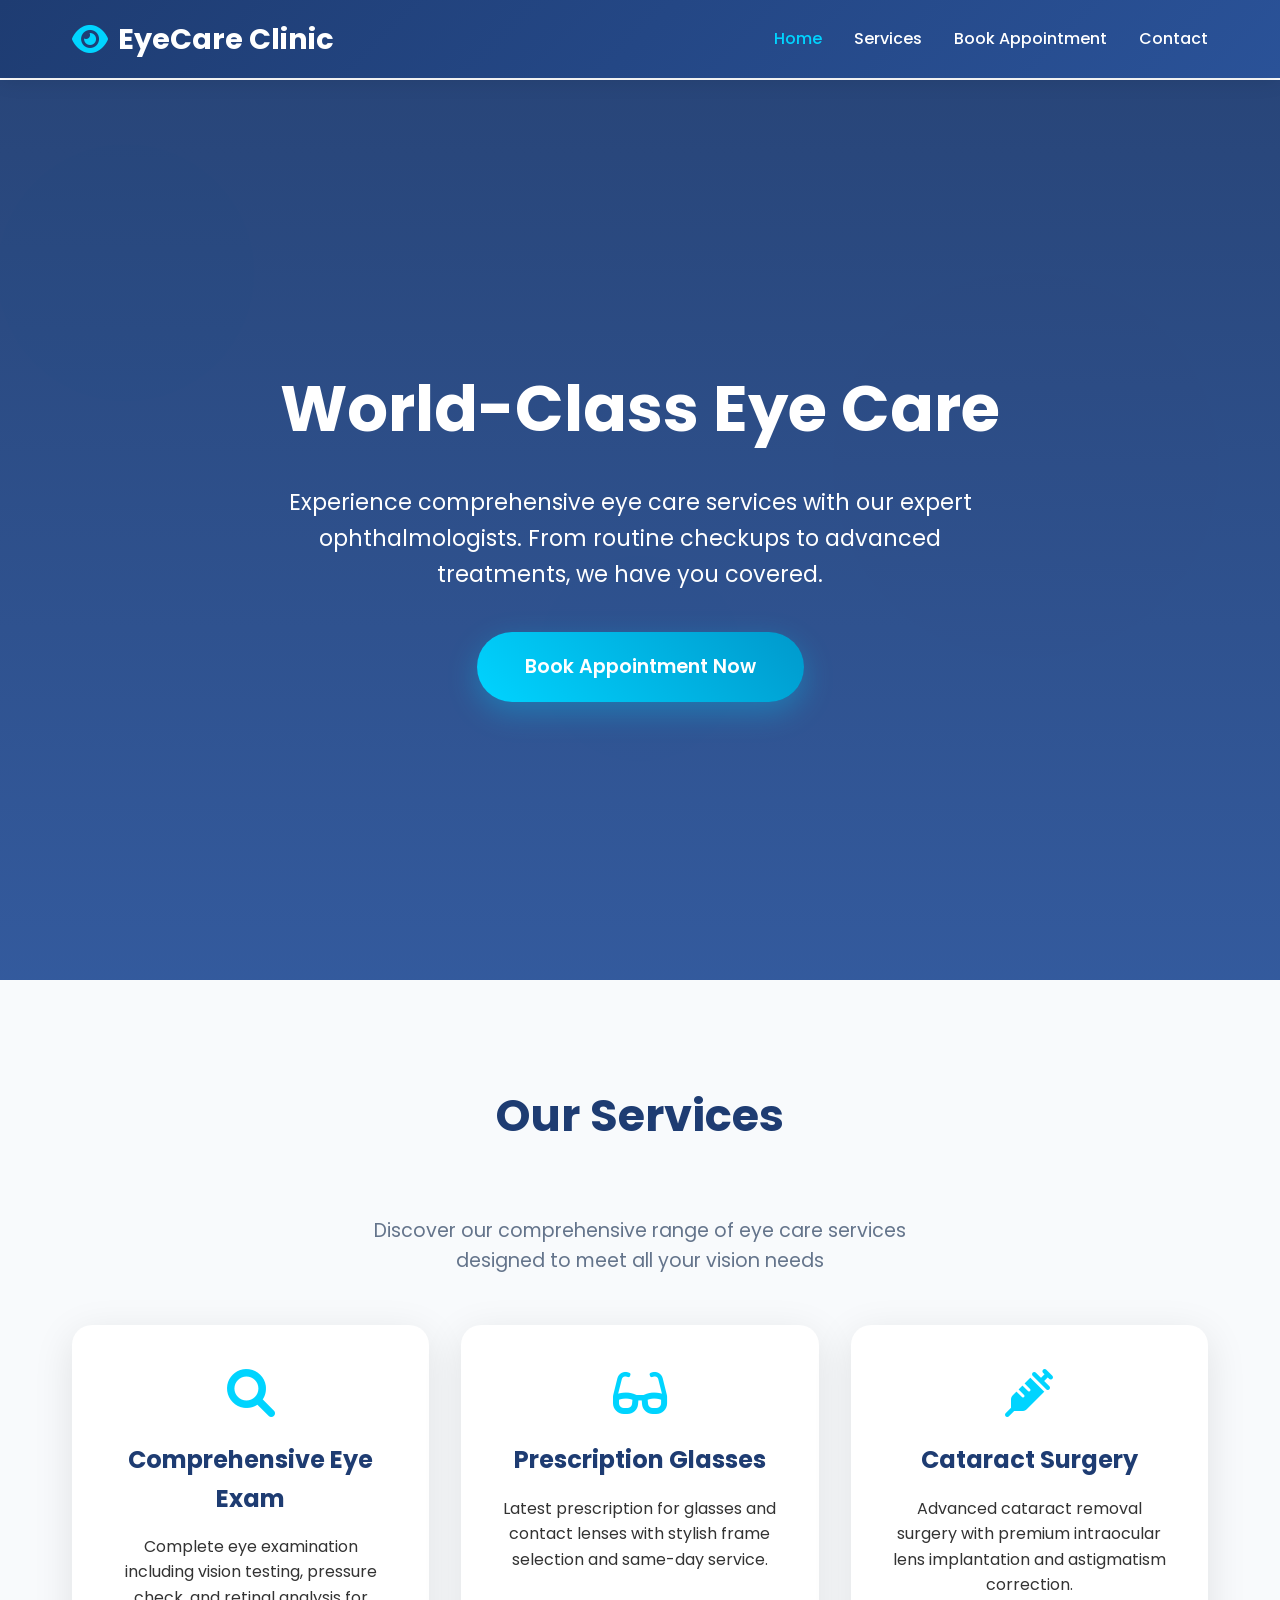
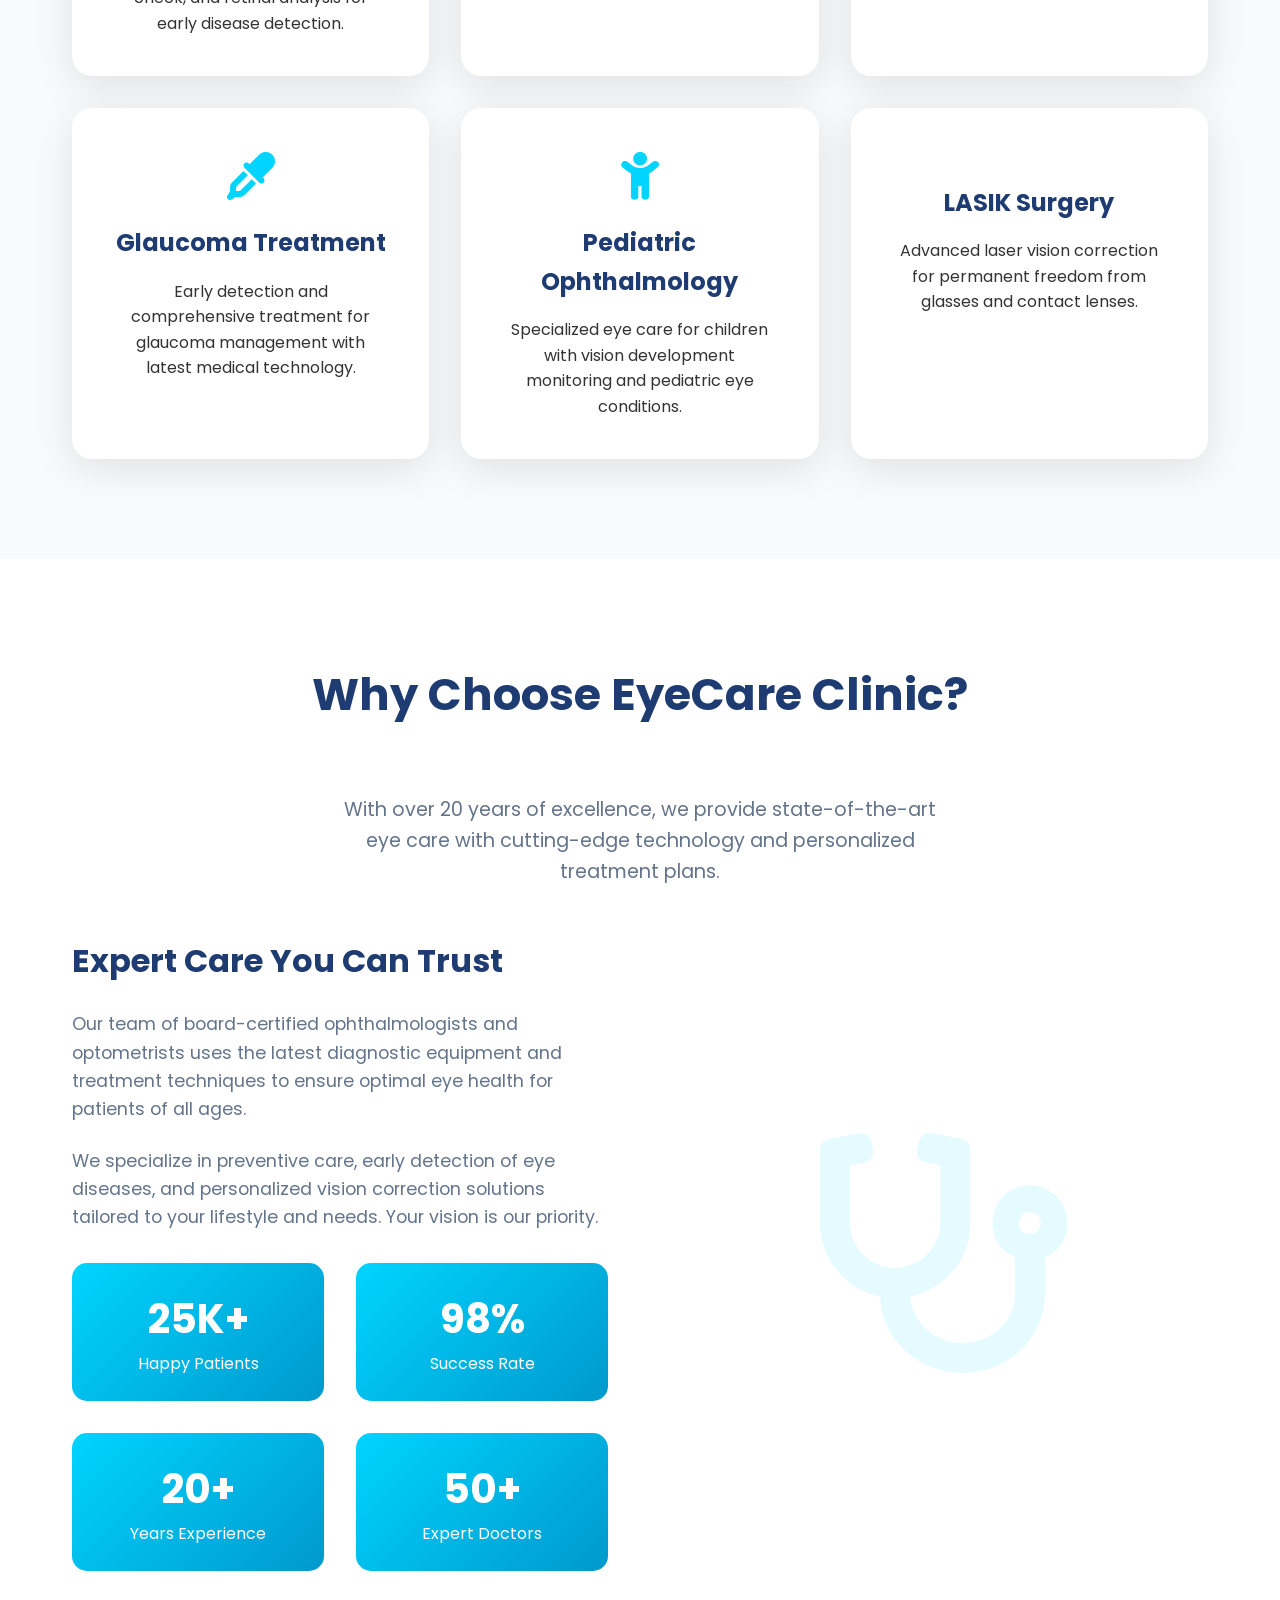
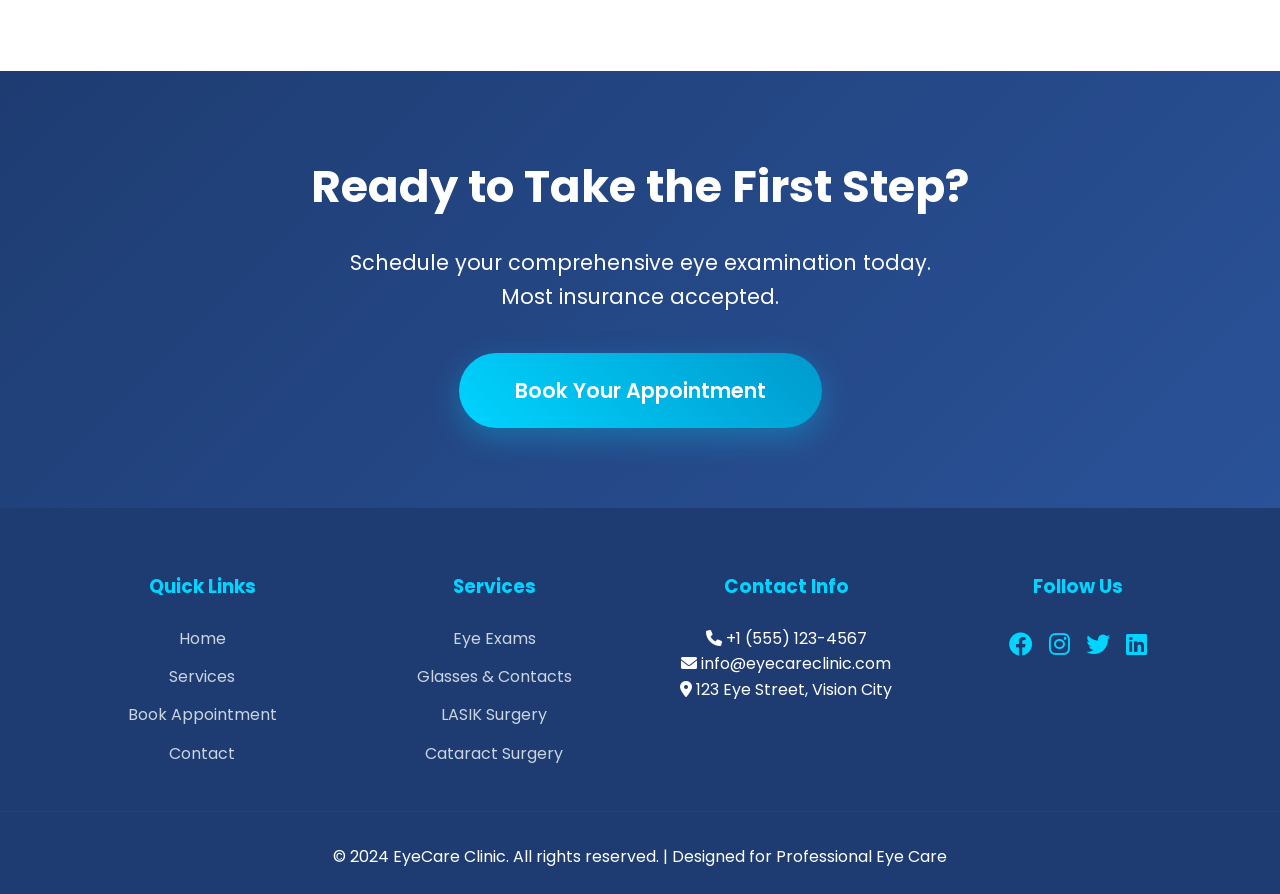
<file: index.html>
<!DOCTYPE html>
<html lang="en">
<head>
    <meta charset="UTF-8">
    <meta name="viewport" content="width=device-width, initial-scale=1.0">
    <title>EyeCare Clinic - Professional Eye Care Services</title>
    <link href="https://cdnjs.cloudflare.com/ajax/libs/font-awesome/6.0.0/css/all.min.css" rel="stylesheet">
    <link href="https://fonts.googleapis.com/css2?family=Poppins:wght@300;400;500;600;700&display=swap" rel="stylesheet">
    <link rel="stylesheet" href="style.css">
</head>
<body>
    <!-- Header -->
    <header>
        <nav>
            <a href="index.html" class="logo">
                <i class="fas fa-eye"></i>
                EyeCare Clinic
            </a>
            <ul class="nav-links">
                <li><a href="index.html">Home</a></li>
                <li><a href="services.html">Services</a></li>
                <li><a href="book-appointment.html">Book Appointment</a></li>
                <li><a href="contact.html">Contact</a></li>
            </ul>
            <div class="mobile-menu">
                <i class="fas fa-bars"></i>
            </div>
        </nav>
    </header>

    <!-- Hero Section -->
    <section class="hero">
        <div class="hero-content">
            <h1>World-Class Eye Care</h1>
            <p>Experience comprehensive eye care services with our expert ophthalmologists. From routine checkups to advanced treatments, we have you covered.</p>
            <a href="book-appointment.html" class="cta-button">Book Appointment Now</a>
        </div>
    </section>

    <!-- Services Section -->
    <section class="section" style="background: #f8fafc;">
        <div class="container">
            <h2 class="section-title">Our Services</h2>
            <p class="section-subtitle">Discover our comprehensive range of eye care services designed to meet all your vision needs</p>
            <div class="services-grid">
                <div class="service-card">
                    <i class="fas fa-search"></i>
                    <h3>Comprehensive Eye Exam</h3>
                    <p>Complete eye examination including vision testing, pressure check, and retinal analysis for early disease detection.</p>
                </div>
                <div class="service-card">
                    <i class="fas fa-glasses"></i>
                    <h3>Prescription Glasses</h3>
                    <p>Latest prescription for glasses and contact lenses with stylish frame selection and same-day service.</p>
                </div>
                <div class="service-card">
                    <i class="fas fa-syringe"></i>
                    <h3>Cataract Surgery</h3>
                    <p>Advanced cataract removal surgery with premium intraocular lens implantation and astigmatism correction.</p>
                </div>
                <div class="service-card">
                    <i class="fas fa-eye-dropper"></i>
                    <h3>Glaucoma Treatment</h3>
                    <p>Early detection and comprehensive treatment for glaucoma management with latest medical technology.</p>
                </div>
                <div class="service-card">
                    <i class="fas fa-child"></i>
                    <h3>Pediatric Ophthalmology</h3>
                    <p>Specialized eye care for children with vision development monitoring and pediatric eye conditions.</p>
                </div>
                <div class="service-card">
                    <i class="fas fa-eye-medical"></i>
                    <h3>LASIK Surgery</h3>
                    <p>Advanced laser vision correction for permanent freedom from glasses and contact lenses.</p>
                </div>
            </div>
        </div>
    </section>

    <!-- About Section -->
    <section class="section">
        <div class="container">
            <h2 class="section-title">Why Choose EyeCare Clinic?</h2>
            <p class="section-subtitle">With over 20 years of excellence, we provide state-of-the-art eye care with cutting-edge technology and personalized treatment plans.</p>
            
            <div class="about-content">
                <div class="about-text">
                    <h3>Expert Care You Can Trust</h3>
                    <p>Our team of board-certified ophthalmologists and optometrists uses the latest diagnostic equipment and treatment techniques to ensure optimal eye health for patients of all ages.</p>
                    <p>We specialize in preventive care, early detection of eye diseases, and personalized vision correction solutions tailored to your lifestyle and needs. Your vision is our priority.</p>
                    
                    <div class="stats">
                        <div class="stat">
                            <div class="stat-number">25K+</div>
                            <div>Happy Patients</div>
                        </div>
                        <div class="stat">
                            <div class="stat-number">98%</div>
                            <div>Success Rate</div>
                        </div>
                        <div class="stat">
                            <div class="stat-number">20+</div>
                            <div>Years Experience</div>
                        </div>
                        <div class="stat">
                            <div class="stat-number">50+</div>
                            <div>Expert Doctors</div>
                        </div>
                    </div>
                </div>
                <div style="text-align: center;">
                    <i class="fas fa-stethoscope" style="font-size: 15rem; color: #00d4ff; opacity: 0.1;"></i>
                </div>
            </div>
        </div>
    </section>

    <!-- CTA Section -->
    <section style="background: linear-gradient(135deg, #1e3c72 0%, #2a5298 100%); color: white; text-align: center; padding: 80px 0;">
        <div class="container">
            <h2 style="font-size: 2.8rem; margin-bottom: 1.5rem;">Ready to Take the First Step?</h2>
            <p style="font-size: 1.3rem; max-width: 600px; margin: 0 auto 2.5rem;">Schedule your comprehensive eye examination today. Most insurance accepted.</p>
            <a href="book-appointment.html" class="cta-button" style="font-size: 1.3rem; padding: 1.3rem 3.5rem;">Book Your Appointment</a>
        </div>
    </section>

    <!-- Footer -->
    <footer>
        <div class="footer-content container">
            <div class="footer-section">
                <h3>Quick Links</h3>
                <a href="index.html">Home</a>
                <a href="services.html">Services</a>
                <a href="book-appointment.html">Book Appointment</a>
                <a href="contact.html">Contact</a>
            </div>
            <div class="footer-section">
                <h3>Services</h3>
                <a href="services.html">Eye Exams</a>
                <a href="services.html">Glasses & Contacts</a>
                <a href="services.html">LASIK Surgery</a>
                <a href="services.html">Cataract Surgery</a>
            </div>
            <div class="footer-section">
                <h3>Contact Info</h3>
                <p><i class="fas fa-phone"></i> +1 (555) 123-4567</p>
                <p><i class="fas fa-envelope"></i> info@eyecareclinic.com</p>
                <p><i class="fas fa-map-marker-alt"></i> 123 Eye Street, Vision City</p>
            </div>
            <div class="footer-section">
                <h3>Follow Us</h3>
                <div style="display: flex; gap: 1rem; justify-content: center; margin-top: 1rem;">
                    <a href="#" style="color: #00d4ff; font-size: 1.5rem;"><i class="fab fa-facebook"></i></a>
                    <a href="#" style="color: #00d4ff; font-size: 1.5rem;"><i class="fab fa-instagram"></i></a>
                    <a href="#" style="color: #00d4ff; font-size: 1.5rem;"><i class="fab fa-twitter"></i></a>
                    <a href="#" style="color: #00d4ff; font-size: 1.5rem;"><i class="fab fa-linkedin"></i></a>
                </div>
            </div>
        </div>
        <p style="margin-top: 2rem; padding-top: 2rem; border-top: 1px solid #334155; text-align: center;">&copy; 2024 EyeCare Clinic. All rights reserved. | Designed for Professional Eye Care</p>
    </footer>

    <!-- JavaScript -->
    <script>
        // Mobile menu toggle
        document.querySelector('.mobile-menu').addEventListener('click', function() {
            document.querySelector('.nav-links').classList.toggle('active');
        });

        // Close mobile menu when clicking on a link
        document.querySelectorAll('.nav-links a').forEach(link => {
            link.addEventListener('click', () => {
                document.querySelector('.nav-links').classList.remove('active');
            });
        });

        // Smooth scrolling for anchor links
        document.querySelectorAll('a[href^="#"]').forEach(anchor => {
            anchor.addEventListener('click', function (e) {
                e.preventDefault();
                const target = document.querySelector(this.getAttribute('href'));
                if (target) {
                    target.scrollIntoView({
                        behavior: 'smooth',
                        block: 'start'
                    });
                }
            });
        });

        // Add active class to current page
        const currentPage = window.location.pathname.split('/').pop() || 'index.html';
        document.querySelectorAll('.nav-links a').forEach(link => {
            if (link.getAttribute('href') === currentPage) {
                link.style.color = '#00d4ff';
            }
        });

        // Animate stats on scroll (optional enhancement)
        const stats = document.querySelectorAll('.stat-number');
        const observer = new IntersectionObserver((entries) => {
            entries.forEach(entry => {
                if (entry.isIntersecting) {
                    entry.target.parentElement.style.animation = 'fadeInUp 1s ease';
                }
            });
        });

        stats.forEach(stat => observer.observe(stat));
    </script>
</body>
</html>
</file>
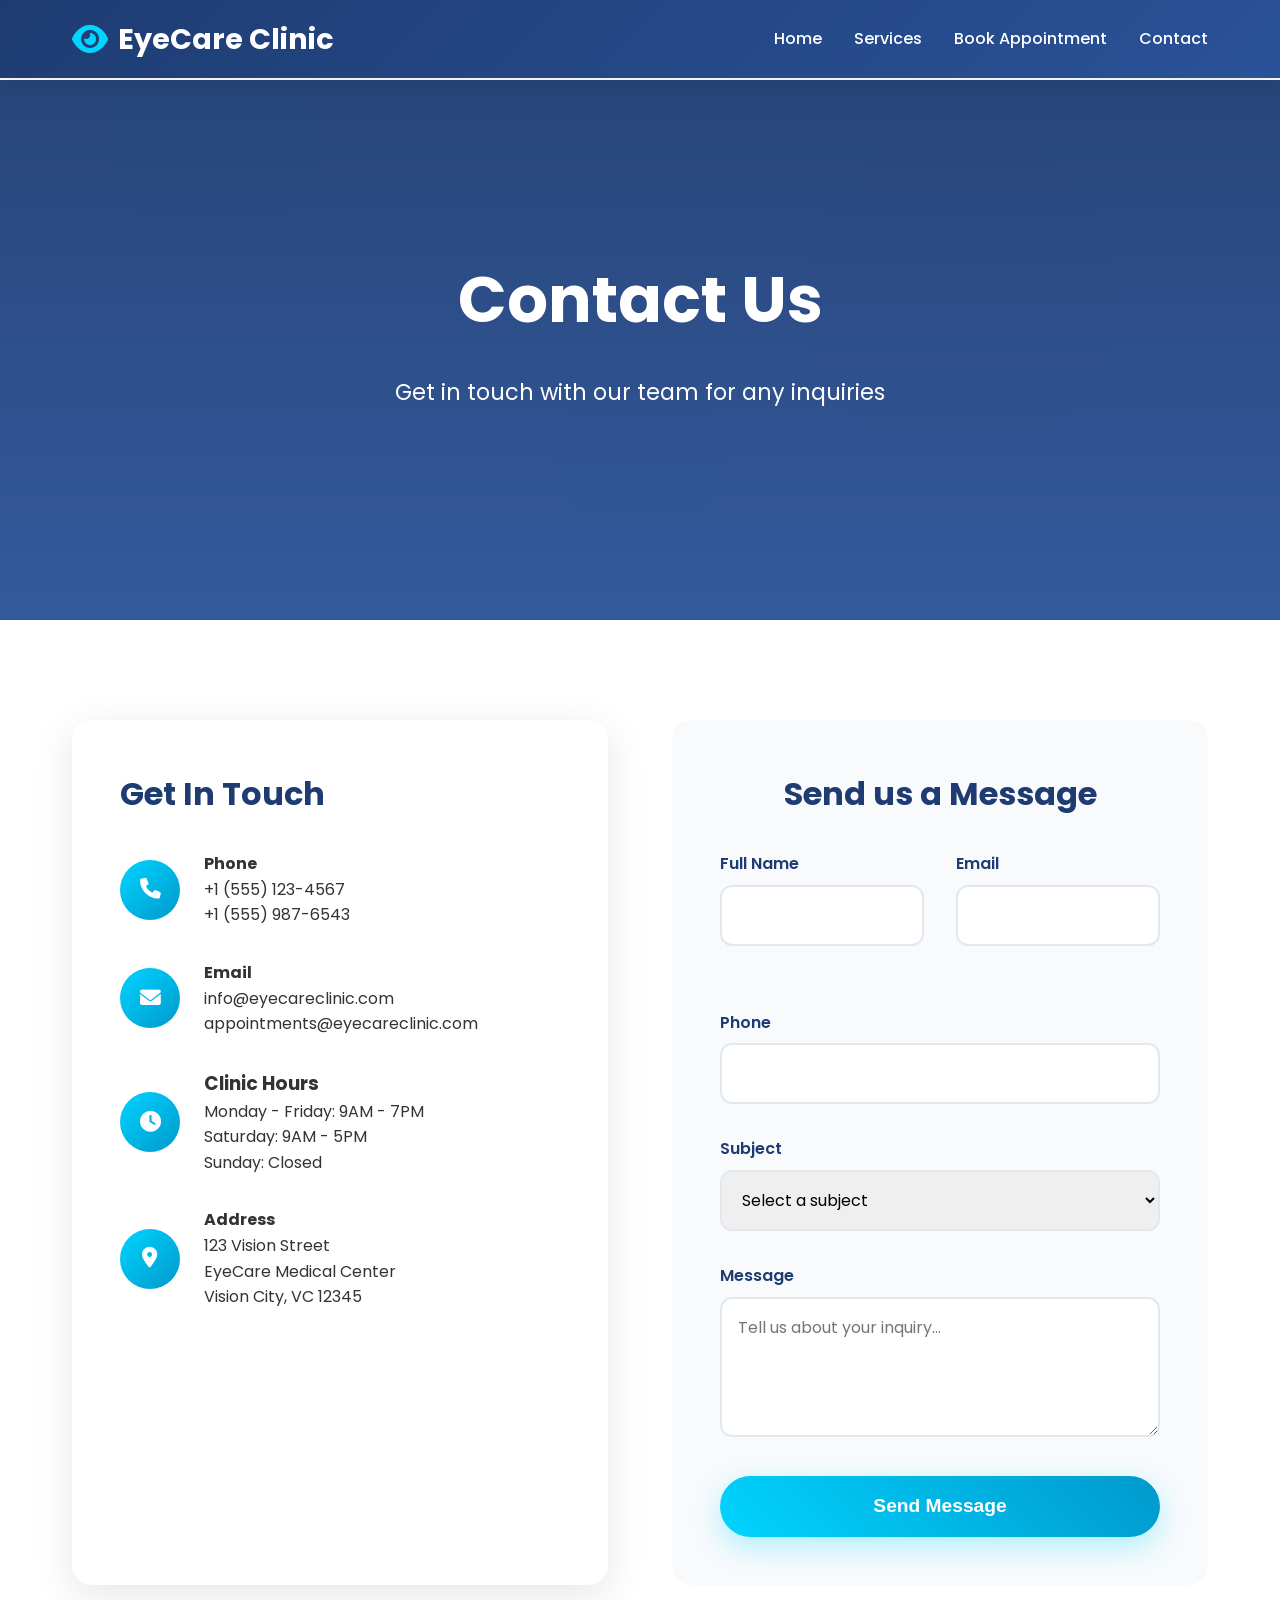
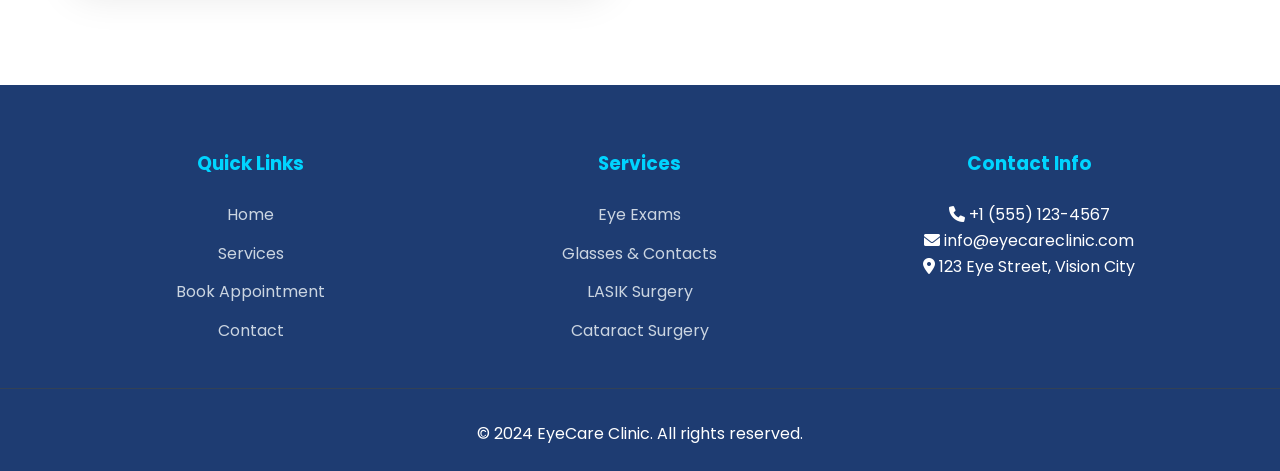
<file: contact.html>
<!DOCTYPE html>
<html lang="en">
<head>
    <meta charset="UTF-8">
    <meta name="viewport" content="width=device-width, initial-scale=1.0">
    <title>Contact Us - EyeCare Clinic</title>
    <link href="https://cdnjs.cloudflare.com/ajax/libs/font-awesome/6.0.0/css/all.min.css" rel="stylesheet">
    <link href="https://fonts.googleapis.com/css2?family=Poppins:wght@300;400;500;600;700&display=swap" rel="stylesheet">
    <link rel="stylesheet" href="style.css">
</head>
<body>
    <!-- Header -->
    <header>
        <nav>
            <a href="index.html" class="logo">
                <i class="fas fa-eye"></i>
                EyeCare Clinic
            </a>
            <ul class="nav-links">
                <li><a href="index.html">Home</a></li>
                <li><a href="services.html">Services</a></li>
                <li><a href="book-appointment.html">Book Appointment</a></li>
                <li><a href="contact.html" class="active">Contact</a></li>
            </ul>
            <div class="mobile-menu">
                <i class="fas fa-bars"></i>
            </div>
        </nav>
    </header>

    <!-- Hero Section -->
    <section class="hero" style="height: 60vh;">
        <div class="hero-content">
            <h1>Contact Us</h1>
            <p>Get in touch with our team for any inquiries</p>
        </div>
    </section>

    <!-- Contact Section -->
    <section class="section">
        <div class="container">
            <div class="contact-grid">
                <div class="contact-info">
                    <h3 style="font-size: 2rem; color: #1e3c72; margin-bottom: 2rem;">Get In Touch</h3>
                    
                    <div class="contact-item">
                        <i class="fas fa-phone"></i>
                        <div>
                            <h4>Phone</h4>
                            <p>+1 (555) 123-4567<br>+1 (555) 987-6543</p>
                        </div>
                    </div>
                    
                    <div class="contact-item">
                        <i class="fas fa-envelope"></i>
                        <div>
                            <h4>Email</h4>
                            <p>info@eyecareclinic.com<br>appointments@eyecareclinic.com</p>
                        </div>
                    </div>
                    
                    <div class="contact-item">
                        <i class="fas fa-clock"></i>
                        <div>
                            <h3>Clinic Hours</h3>
                            <p>Monday - Friday: 9AM - 7PM<br>Saturday: 9AM - 5PM<br>Sunday: Closed</p>
                        </div>
                    </div>
                    
                    <div class="contact-item">
                        <i class="fas fa-map-marker-alt"></i>
                        <div>
                            <h4>Address</h4>
                            <p>123 Vision Street<br>EyeCare Medical Center<br>Vision City, VC 12345</p>
                        </div>
                    </div>
                </div>

                <form id="contactForm" style="background: #f8fafc; padding: 3rem; border-radius: 20px;">
                    <h3 style="font-size: 2rem; color: #1e3c72; margin-bottom: 2rem; text-align: center;">Send us a Message</h3>
                    
                    <div style="display: grid; grid-template-columns: 1fr 1fr; gap: 2rem; margin-bottom: 2rem;">
                        <div class="form-group">
                            <label for="contactName">Full Name</label>
                            <input type="text" id="contactName" name="name" required>
                        </div>
                        <div class="form-group">
                            <label for="contactEmail">Email</label>
                            <input type="email" id="contactEmail" name="email" required>
                        </div>
                    </div>
                    
                    <div class="form-group">
                        <label for="contactPhone">Phone</label>
                        <input type="tel" id="contactPhone" name="phone">
                    </div>
                    
                    <div class="form-group">
                        <label for="contactSubject">Subject</label>
                        <select id="contactSubject" name="subject" required>
                            <option value="">Select a subject</option>
                            <option value="appointment">Appointment Inquiry</option>
                            <option value="services">Services Information</option>
                            <option value="insurance">Insurance Questions</option>
                            <option value="general">General Inquiry</option>
                        </select>
                    </div>
                    
                    <div class="form-group">
                        <label for="contactMessage">Message</label>
                        <textarea id="contactMessage" name="message" placeholder="Tell us about your inquiry..." required></textarea>
                    </div>
                    
                    <button type="submit" class="submit-btn">Send Message</button>
                    
                    <div id="contactSuccess" class="success-message" style="margin-top: 2rem;">
                        <i class="fas fa-check-circle"></i>
                        <h3>Thank You!</h3>
                        <p>Your message has been sent successfully. We'll get back to you within 24 hours.</p>
                    </div>
                </form>
            </div>
        </div>
    </section>

    <!-- Footer -->
    <footer>
        <div class="footer-content container">
            <div class="footer-section">
                <h3>Quick Links</h3>
                <a href="index.html">Home</a>
                <a href="services.html">Services</a>
                <a href="book-appointment.html">Book Appointment</a>
                <a href="contact.html">Contact</a>
            </div>
            <div class="footer-section">
                <h3>Services</h3>
                <a href="#">Eye Exams</a>
                <a href="#">Glasses & Contacts</a>
                <a href="#">LASIK Surgery</a>
                <a href="#">Cataract Surgery</a>
            </div>
            <div class="footer-section">
                <h3>Contact Info</h3>
                <p><i class="fas fa-phone"></i> +1 (555) 123-4567</p>
                <p><i class="fas fa-envelope"></i> info@eyecareclinic.com</p>
                <p><i class="fas fa-map-marker-alt"></i> 123 Eye Street, Vision City</p>
            </div>
        </div>
        <p style="margin-top: 2rem; padding-top: 2rem; border-top: 1px solid #334155;">&copy; 2024 EyeCare Clinic. All rights reserved.</p>
    </footer>

    <script>
        // Mobile menu toggle
        document.querySelector('.mobile-menu').addEventListener('click', () => {
            document.querySelector('.nav-links').classList.toggle('active');
        });

        // Contact form submission with EmailJS
        document.getElementById('contactForm').addEventListener('submit', function(e) {
            e.preventDefault();
            
            emailjs.sendForm('YOUR_SERVICE_ID', 'YOUR_TEMPLATE_ID', this)
                .then(() => {
                    document.getElementById('contactSuccess').style.display = 'block';
                    this.reset();
                }, (error) => {
                    alert('Failed to send message. Please try again.');
                });
        });
    </script>
</body>
</html>
</file>
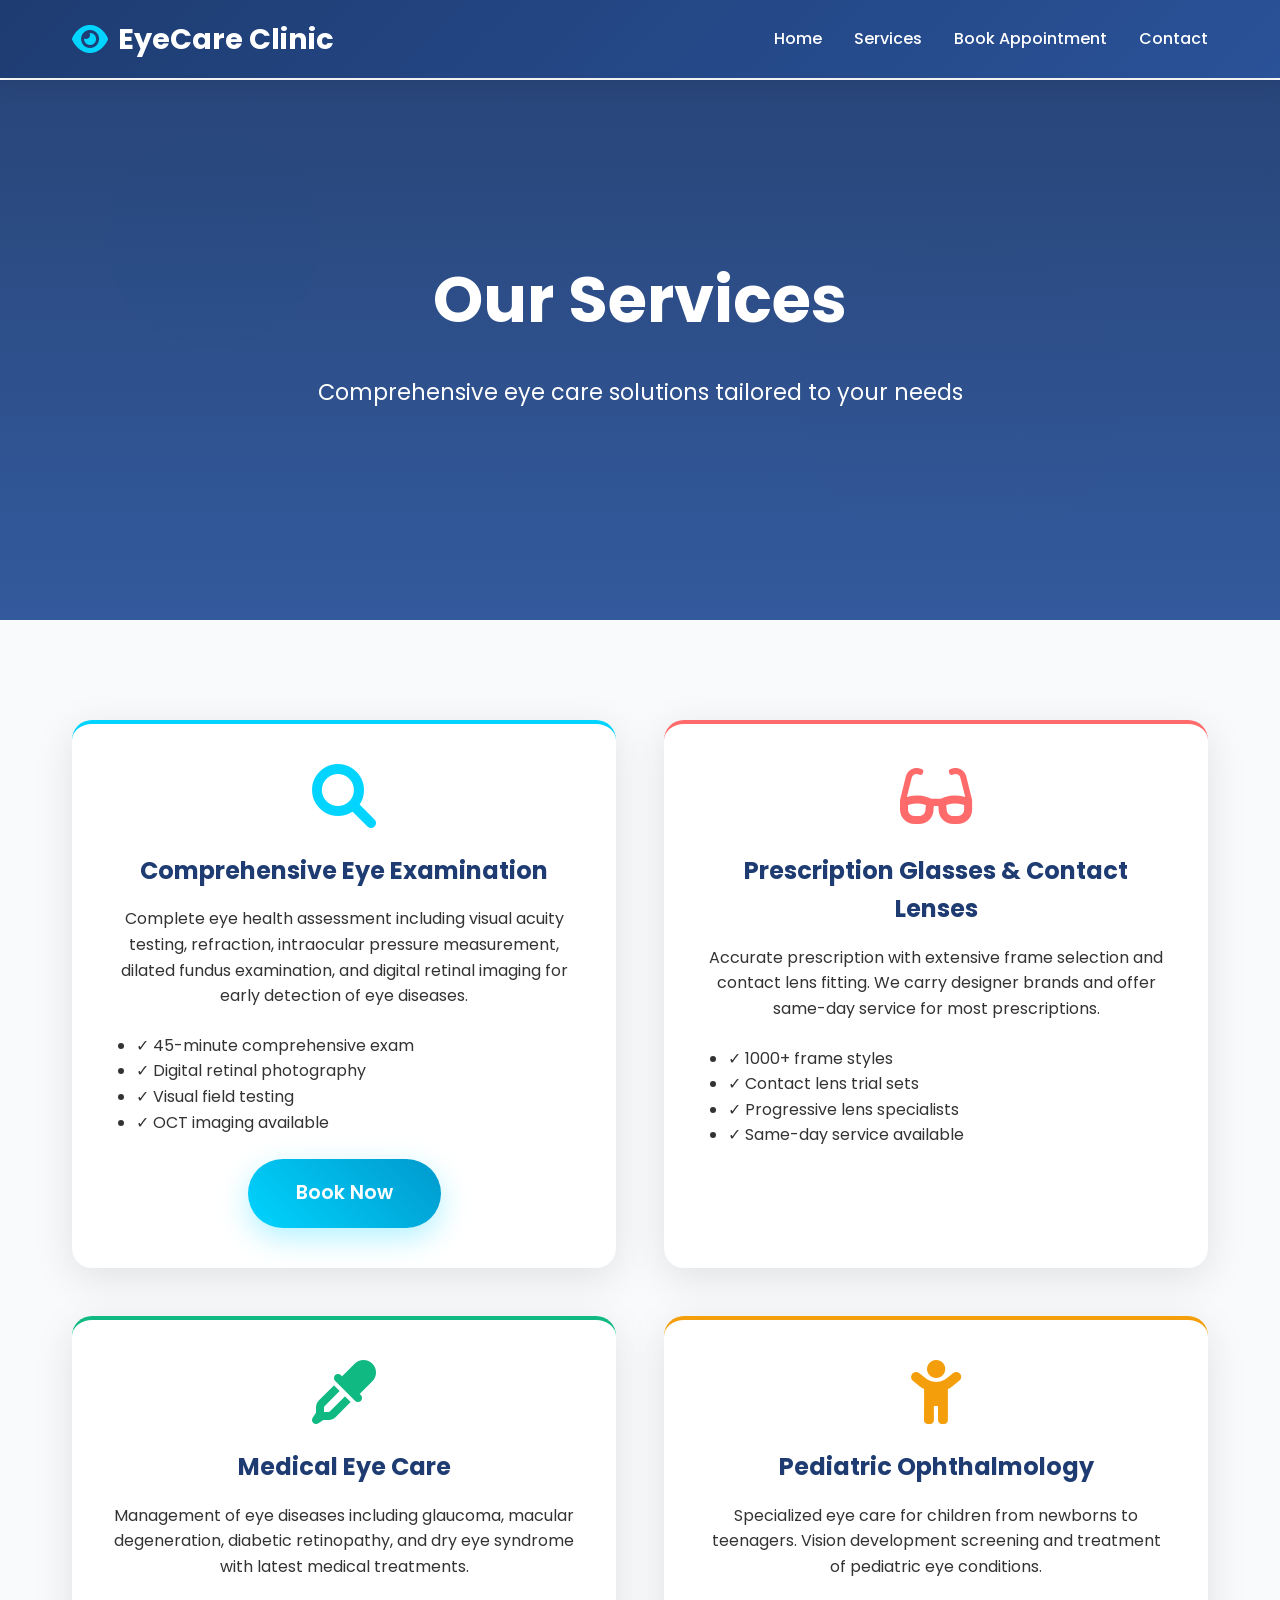
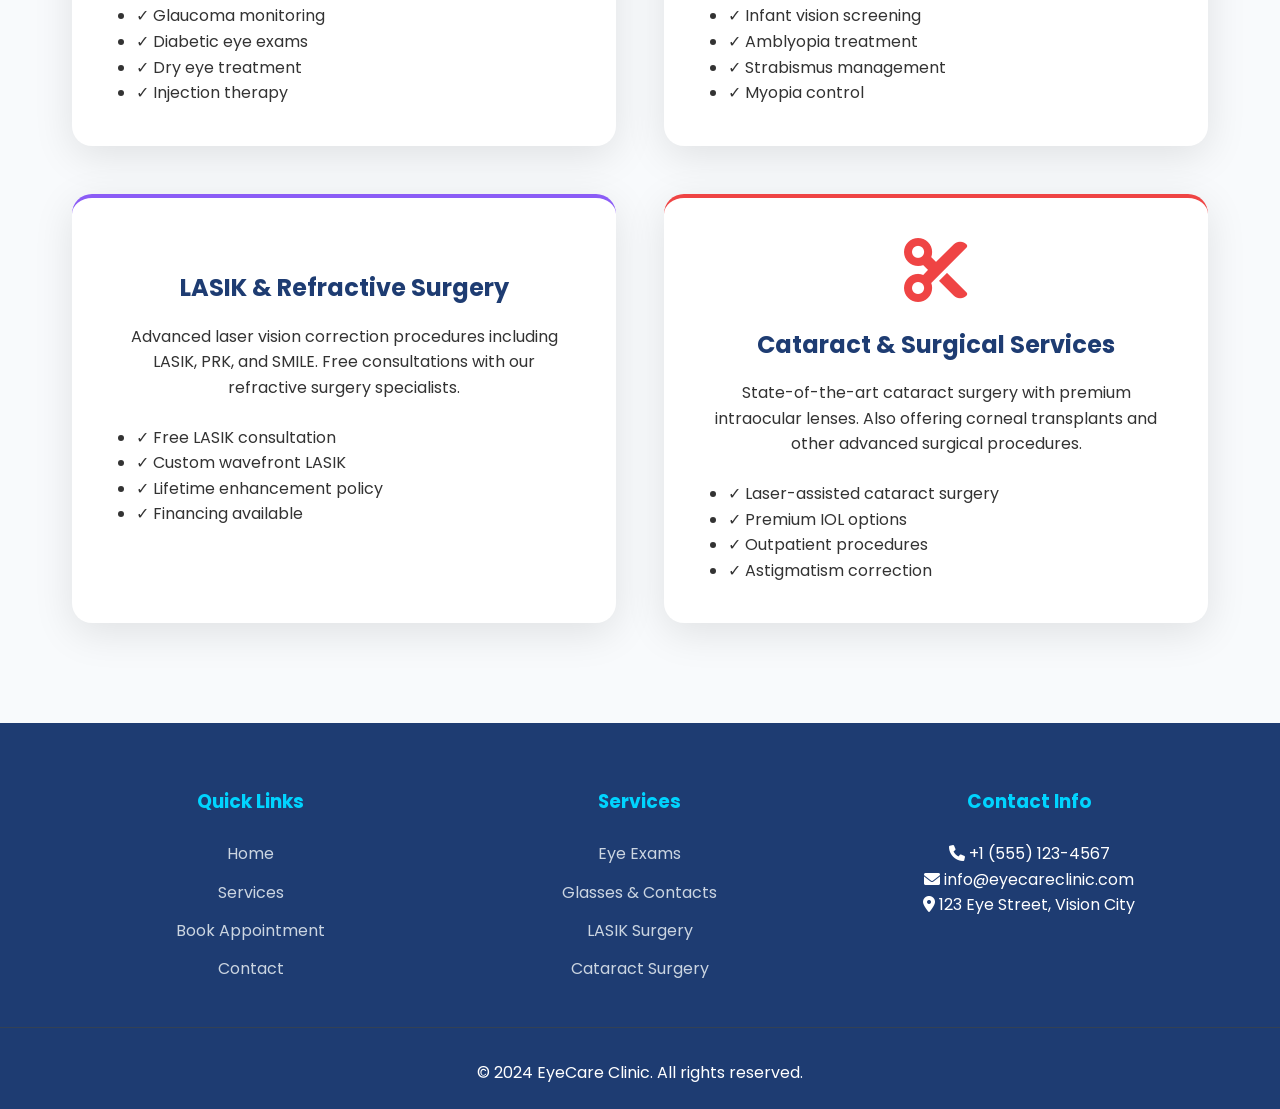
<file: services.html>
<!DOCTYPE html>
<html lang="en">
<head>
    <meta charset="UTF-8">
    <meta name="viewport" content="width=device-width, initial-scale=1.0">
    <title>Services - EyeCare Clinic</title>
    <link href="https://cdnjs.cloudflare.com/ajax/libs/font-awesome/6.0.0/css/all.min.css" rel="stylesheet">
    <link href="https://fonts.googleapis.com/css2?family=Poppins:wght@300;400;500;600;700&display=swap" rel="stylesheet">
    <link rel="stylesheet" href="style.css">
</head>
<body>
    <!-- Header -->
    <header>
        <nav>
            <a href="index.html" class="logo">
                <i class="fas fa-eye"></i>
                EyeCare Clinic
            </a>
            <ul class="nav-links">
                <li><a href="index.html">Home</a></li>
                <li><a href="services.html" class="active">Services</a></li>
                <li><a href="book-appointment.html">Book Appointment</a></li>
                <li><a href="contact.html">Contact</a></li>
            </ul>
            <div class="mobile-menu">
                <i class="fas fa-bars"></i>
            </div>
        </nav>
    </header>

    <!-- Hero Section -->
    <section class="hero" style="background: linear-gradient(rgba(30,60,114,0.95), rgba(42,82,152,0.95)), url('data:image/svg+xml,<svg xmlns=%22http://www.w3.org/2000/svg%22 viewBox=%220 0 1200 500%22><rect fill=%22%23e3f2fd%22 width=%221200%22 height=%22500%22/><circle fill=%22%2300d4ff%22 opacity=%220.1%22 cx=%22200%22 cy=%22150%22 r=%22100%22/><circle fill=%22%23ff6b6b%22 opacity=%220.05%22 cx=%22900%22 cy=%22300%22 r=%22150%22/></svg>'); height: 60vh;">
        <div class="hero-content">
            <h1>Our Services</h1>
            <p>Comprehensive eye care solutions tailored to your needs</p>
        </div>
    </section>

    <!-- Services Details -->
    <section class="section" style="background: #f8fafc;">
        <div class="container">
            <div class="services-grid" style="grid-template-columns: repeat(auto-fit, minmax(350px, 1fr)); gap: 3rem;">
                <div class="service-card" style="border-top-color: #00d4ff;">
                    <i class="fas fa-search" style="font-size: 4rem;"></i>
                    <h3>Comprehensive Eye Examination</h3>
                    <p>Complete eye health assessment including visual acuity testing, refraction, intraocular pressure measurement, dilated fundus examination, and digital retinal imaging for early detection of eye diseases.</p>
                    <ul style="text-align: left; margin-top: 1.5rem; padding-left: 1.5rem;">
                        <li>✓ 45-minute comprehensive exam</li>
                        <li>✓ Digital retinal photography</li>
                        <li>✓ Visual field testing</li>
                        <li>✓ OCT imaging available</li>
                    </ul>
                    <a href="book-appointment.html" class="cta-button" style="margin-top: 1.5rem; display: inline-block;">Book Now</a>
                </div>

                <div class="service-card" style="border-top-color: #ff6b6b;">
                    <i class="fas fa-glasses" style="font-size: 4rem; color: #ff6b6b;"></i>
                    <h3>Prescription Glasses & Contact Lenses</h3>
                    <p>Accurate prescription with extensive frame selection and contact lens fitting. We carry designer brands and offer same-day service for most prescriptions.</p>
                    <ul style="text-align: left; margin-top: 1.5rem; padding-left: 1.5rem;">
                        <li>✓ 1000+ frame styles</li>
                        <li>✓ Contact lens trial sets</li>
                        <li>✓ Progressive lens specialists</li>
                        <li>✓ Same-day service available</li>
                    </ul>
                </div>

                <div class="service-card" style="border-top-color: #10b981;">
                    <i class="fas fa-eye-dropper" style="font-size: 4rem; color: #10b981;"></i>
                    <h3>Medical Eye Care</h3>
                    <p>Management of eye diseases including glaucoma, macular degeneration, diabetic retinopathy, and dry eye syndrome with latest medical treatments.</p>
                    <ul style="text-align: left; margin-top: 1.5rem; padding-left: 1.5rem;">
                        <li>✓ Glaucoma monitoring</li>
                        <li>✓ Diabetic eye exams</li>
                        <li>✓ Dry eye treatment</li>
                        <li>✓ Injection therapy</li>
                    </ul>
                </div>

                <div class="service-card" style="border-top-color: #f59e0b;">
                    <i class="fas fa-child" style="font-size: 4rem; color: #f59e0b;"></i>
                    <h3>Pediatric Ophthalmology</h3>
                    <p>Specialized eye care for children from newborns to teenagers. Vision development screening and treatment of pediatric eye conditions.</p>
                    <ul style="text-align: left; margin-top: 1.5rem; padding-left: 1.5rem;">
                        <li>✓ Infant vision screening</li>
                        <li>✓ Amblyopia treatment</li>
                        <li>✓ Strabismus management</li>
                        <li>✓ Myopia control</li>
                    </ul>
                </div>

                <div class="service-card" style="border-top-color: #8b5cf6;">
                    <i class="fas fa-laser" style="font-size: 4rem; color: #8b5cf6;"></i>
                    <h3>LASIK & Refractive Surgery</h3>
                    <p>Advanced laser vision correction procedures including LASIK, PRK, and SMILE. Free consultations with our refractive surgery specialists.</p>
                    <ul style="text-align: left; margin-top: 1.5rem; padding-left: 1.5rem;">
                        <li>✓ Free LASIK consultation</li>
                        <li>✓ Custom wavefront LASIK</li>
                        <li>✓ Lifetime enhancement policy</li>
                        <li>✓ Financing available</li>
                    </ul>
                </div>

                <div class="service-card" style="border-top-color: #ef4444;">
                    <i class="fas fa-scissors" style="font-size: 4rem; color: #ef4444;"></i>
                    <h3>Cataract & Surgical Services</h3>
                    <p>State-of-the-art cataract surgery with premium intraocular lenses. Also offering corneal transplants and other advanced surgical procedures.</p>
                    <ul style="text-align: left; margin-top: 1.5rem; padding-left: 1.5rem;">
                        <li>✓ Laser-assisted cataract surgery</li>
                        <li>✓ Premium IOL options</li>
                        <li>✓ Outpatient procedures</li>
                        <li>✓ Astigmatism correction</li>
                    </ul>
                </div>
            </div>
        </div>
    </section>

    <!-- Footer (same as index.html) -->
    <footer>
        <div class="footer-content container">
            <div class="footer-section">
                <h3>Quick Links</h3>
                <a href="index.html">Home</a>
                <a href="services.html">Services</a>
                <a href="book-appointment.html">Book Appointment</a>
                <a href="contact.html">Contact</a>
            </div>
            <div class="footer-section">
                <h3>Services</h3>
                <a href="#">Eye Exams</a>
                <a href="#">Glasses & Contacts</a>
                <a href="#">LASIK Surgery</a>
                <a href="#">Cataract Surgery</a>
            </div>
            <div class="footer-section">
                <h3>Contact Info</h3>
                <p><i class="fas fa-phone"></i> +1 (555) 123-4567</p>
                <p><i class="fas fa-envelope"></i> info@eyecareclinic.com</p>
                <p><i class="fas fa-map-marker-alt"></i> 123 Eye Street, Vision City</p>
            </div>
        </div>
        <p style="margin-top: 2rem; padding-top: 2rem; border-top: 1px solid #334155;">&copy; 2024 EyeCare Clinic. All rights reserved.</p>
    </footer>

    <script>
        // Mobile menu toggle
        document.querySelector('.mobile-menu').addEventListener('click', () => {
            document.querySelector('.nav-links').classList.toggle('active');
        });
    </script>
</body>
</html>
</file>
<file: style.css>
* {
    margin: 0;
    padding: 0;
    box-sizing: border-box;
}

body {
    font-family: 'Poppins', sans-serif;
    line-height: 1.6;
    color: #333;
    overflow-x: hidden;
}

.container {
    max-width: 1200px;
    margin: 0 auto;
    padding: 0 2rem;
}

/* Header */
header {
    background: linear-gradient(135deg, #1e3c72 0%, #2a5298 100%);
    color: white;
    padding: 1rem 0;
    position: fixed;
    width: 100%;
    top: 0;
    z-index: 1000;
    box-shadow: 0 2px 20px rgba(0,0,0,0.1);
}

nav {
    max-width: 1200px;
    margin: 0 auto;
    display: flex;
    justify-content: space-between;
    align-items: center;
    padding: 0 2rem;
}

.logo {
    font-size: 1.8rem;
    font-weight: 700;
    display: flex;
    align-items: center;
    gap: 10px;
    text-decoration: none;
    color: white;
}

.logo i {
    font-size: 2rem;
    color: #00d4ff;
}

.nav-links {
    display: flex;
    list-style: none;
    gap: 2rem;
}

.nav-links a {
    color: white;
    text-decoration: none;
    font-weight: 500;
    transition: all 0.3s ease;
    position: relative;
}

.nav-links a:hover {
    color: #00d4ff;
}

.nav-links a::after {
    content: '';
    position: absolute;
    width: 0;
    height: 2px;
    bottom: -5px;
    left: 0;
    background: #00d4ff;
    transition: width 0.3s ease;
}

.nav-links a:hover::after {
    width: 100%;
}

.mobile-menu {
    display: none;
    font-size: 1.5rem;
    cursor: pointer;
}

/* Hero Section */
.hero {
    background: linear-gradient(rgba(30,60,114,0.95), rgba(42,82,152,0.95)), url('data:image/svg+xml,<svg xmlns="http://www.w3.org/2000/svg" viewBox="0 0 1200 700"><rect fill="%23e3f2fd" width="1200" height="700"/><circle fill="%2300d4ff" opacity="0.1" cx="200" cy="150" r="100"/><circle fill="%23ff6b6b" opacity="0.05" cx="900" cy="300" r="150"/><circle fill="%2343c6db" opacity="0.08" cx="600" cy="450" r="80"/></svg>');
    background-size: cover;
    background-position: center;
    height: 100vh;
    display: flex;
    align-items: center;
    justify-content: center;
    text-align: center;
    color: white;
    margin-top: 80px;
}

.hero-content h1 {
    font-size: 4rem;
    font-weight: 700;
    margin-bottom: 1.5rem;
    animation: fadeInUp 1s ease;
}

.hero-content p {
    font-size: 1.4rem;
    margin-bottom: 2.5rem;
    max-width: 700px;
    animation: fadeInUp 1s ease 0.2s both;
}

.cta-button {
    display: inline-block;
    background: linear-gradient(45deg, #00d4ff, #0099cc);
    color: white;
    padding: 1.2rem 3rem;
    border-radius: 50px;
    text-decoration: none;
    font-weight: 600;
    font-size: 1.2rem;
    transition: all 0.3s ease;
    box-shadow: 0 10px 30px rgba(0,212,255,0.3);
    animation: fadeInUp 1s ease 0.4s both;
}

.cta-button:hover {
    transform: translateY(-5px);
    box-shadow: 0 15px 40px rgba(0,212,255,0.4);
}

/* Section Styles */
.section {
    padding: 100px 0;
}

.section-title {
    text-align: center;
    font-size: 2.8rem;
    font-weight: 700;
    color: #1e3c72;
    margin-bottom: 4rem;
}

.section-subtitle {
    text-align: center;
    font-size: 1.2rem;
    color: #64748b;
    max-width: 600px;
    margin: 0 auto 3rem;
}

/* Services Grid */
.services-grid {
    display: grid;
    grid-template-columns: repeat(auto-fit, minmax(300px, 1fr));
    gap: 2rem;
}

.service-card {
    background: white;
    padding: 2.5rem;
    border-radius: 20px;
    box-shadow: 0 10px 40px rgba(0,0,0,0.1);
    text-align: center;
    transition: all 0.3s ease;
    border-top: 4px solid transparent;
}

.service-card:hover {
    transform: translateY(-10px);
    box-shadow: 0 20px 60px rgba(0,0,0,0.15);
}

.service-card i {
    font-size: 3rem;
    color: #00d4ff;
    margin-bottom: 1.5rem;
}

.service-card h3 {
    font-size: 1.5rem;
    margin-bottom: 1rem;
    color: #1e3c72;
}

/* About Section */
.about-content {
    display: grid;
    grid-template-columns: 1fr 1fr;
    gap: 4rem;
    align-items: center;
}

.about-text h3 {
    font-size: 2rem;
    color: #1e3c72;
    margin-bottom: 1.5rem;
}

.about-text p {
    color: #64748b;
    margin-bottom: 1.5rem;
    font-size: 1.1rem;
}

.stats {
    display: grid;
    grid-template-columns: repeat(2, 1fr);
    gap: 2rem;
    margin-top: 2rem;
}

.stat {
    text-align: center;
    padding: 1.5rem;
    background: linear-gradient(135deg, #00d4ff, #0099cc);
    color: white;
    border-radius: 15px;
}

.stat-number {
    font-size: 2.5rem;
    font-weight: 700;
}

/* Form Styles */
.form-container {
    max-width: 800px;
    margin: 0 auto;
    background: white;
    padding: 3rem;
    border-radius: 20px;
    box-shadow: 0 20px 60px rgba(0,0,0,0.1);
}

.form-group {
    margin-bottom: 2rem;
}

.form-group label {
    display: block;
    margin-bottom: 0.5rem;
    font-weight: 600;
    color: #1e3c72;
}

.form-group input,
.form-group textarea,
.form-group select {
    width: 100%;
    padding: 1rem;
    border: 2px solid #e2e8f0;
    border-radius: 12px;
    font-size: 1rem;
    transition: all 0.3s ease;
    font-family: inherit;
}

.form-group input:focus,
.form-group textarea:focus,
.form-group select:focus {
    outline: none;
    border-color: #00d4ff;
    box-shadow: 0 0 0 3px rgba(0,212,255,0.1);
}

.file-upload {
    position: relative;
    border: 2px dashed #cbd5e1;
    border-radius: 12px;
    padding: 3rem;
    text-align: center;
    transition: all 0.3s ease;
    cursor: pointer;
    background: #f8fafc;
}

.file-upload:hover {
    border-color: #00d4ff;
    background: #f0f9ff;
}

.file-upload i {
    font-size: 3.5rem;
    color: #94a3b8;
    margin-bottom: 1rem;
}

.file-name {
    margin-top: 1rem;
    color: #1e3c72;
    font-weight: 500;
}

textarea {
    resize: vertical;
    min-height: 140px;
}

.submit-btn {
    background: linear-gradient(45deg, #00d4ff, #0099cc);
    color: white;
    padding: 1.2rem 3rem;
    border: none;
    border-radius: 50px;
    font-size: 1.2rem;
    font-weight: 600;
    cursor: pointer;
    transition: all 0.3s ease;
    box-shadow: 0 10px 30px rgba(0,212,255,0.3);
    width: 100%;
}

.submit-btn:hover {
    transform: translateY(-3px);
    box-shadow: 0 15px 40px rgba(0,212,255,0.4);
}

.success-message {
    display: none;
    background: linear-gradient(45deg, #10b981, #059669);
    color: white;
    padding: 3rem;
    border-radius: 20px;
    text-align: center;
    animation: slideIn 0.5s ease;
}

.success-message i {
    font-size: 4rem;
    margin-bottom: 1.5rem;
}

/* Contact Section */
.contact-grid {
    display: grid;
    grid-template-columns: 1fr 1fr;
    gap: 4rem;
}

.contact-info {
    background: white;
    padding: 3rem;
    border-radius: 20px;
    box-shadow: 0 10px 40px rgba(0,0,0,0.1);
}

.contact-item {
    display: flex;
    align-items: center;
    gap: 1.5rem;
    margin-bottom: 2rem;
}

.contact-item i {
    background: linear-gradient(135deg, #00d4ff, #0099cc);
    color: white;
    width: 60px;
    height: 60px;
    border-radius: 50%;
    display: flex;
    align-items: center;
    justify-content: center;
    font-size: 1.3rem;
}

/* Footer */
footer {
    background: #1e3c72;
    color: white;
    text-align: center;
    padding: 4rem 0 1.5rem;
}

.footer-content {
    display: grid;
    grid-template-columns: repeat(auto-fit, minmax(250px, 1fr));
    gap: 2rem;
    margin-bottom: 2rem;
}

.footer-section h3 {
    margin-bottom: 1.5rem;
    color: #00d4ff;
}

.footer-section a {
    color: #cbd5e1;
    text-decoration: none;
    display: block;
    margin-bottom: 0.8rem;
    transition: color 0.3s ease;
}

.footer-section a:hover {
    color: #00d4ff;
}

/* Animations */
@keyframes fadeInUp {
    from {
        opacity: 0;
        transform: translateY(30px);
    }
    to {
        opacity: 1;
        transform: translateY(0);
    }
}

@keyframes slideIn {
    from {
        opacity: 0;
        transform: translateY(20px);
    }
    to {
        opacity: 1;
        transform: translateY(0);
    }
}

/* Responsive */
@media (max-width: 768px) {
    .mobile-menu {
        display: block;
    }
    
    .nav-links {
        display: none;
        position: absolute;
        top: 100%;
        left: 0;
        width: 100%;
        background: #1e3c72;
        flex-direction: column;
        padding: 1rem 0;
    }
    
    .nav-links.active {
        display: flex;
    }
    
    .hero-content h1 {
        font-size: 2.5rem;
    }
    
    .about-content,
    .contact-grid {
        grid-template-columns: 1fr;
        gap: 2rem;
    }
    
    .form-container {
        padding: 2rem 1.5rem;
        margin: 1rem;
    }
}
</file>
